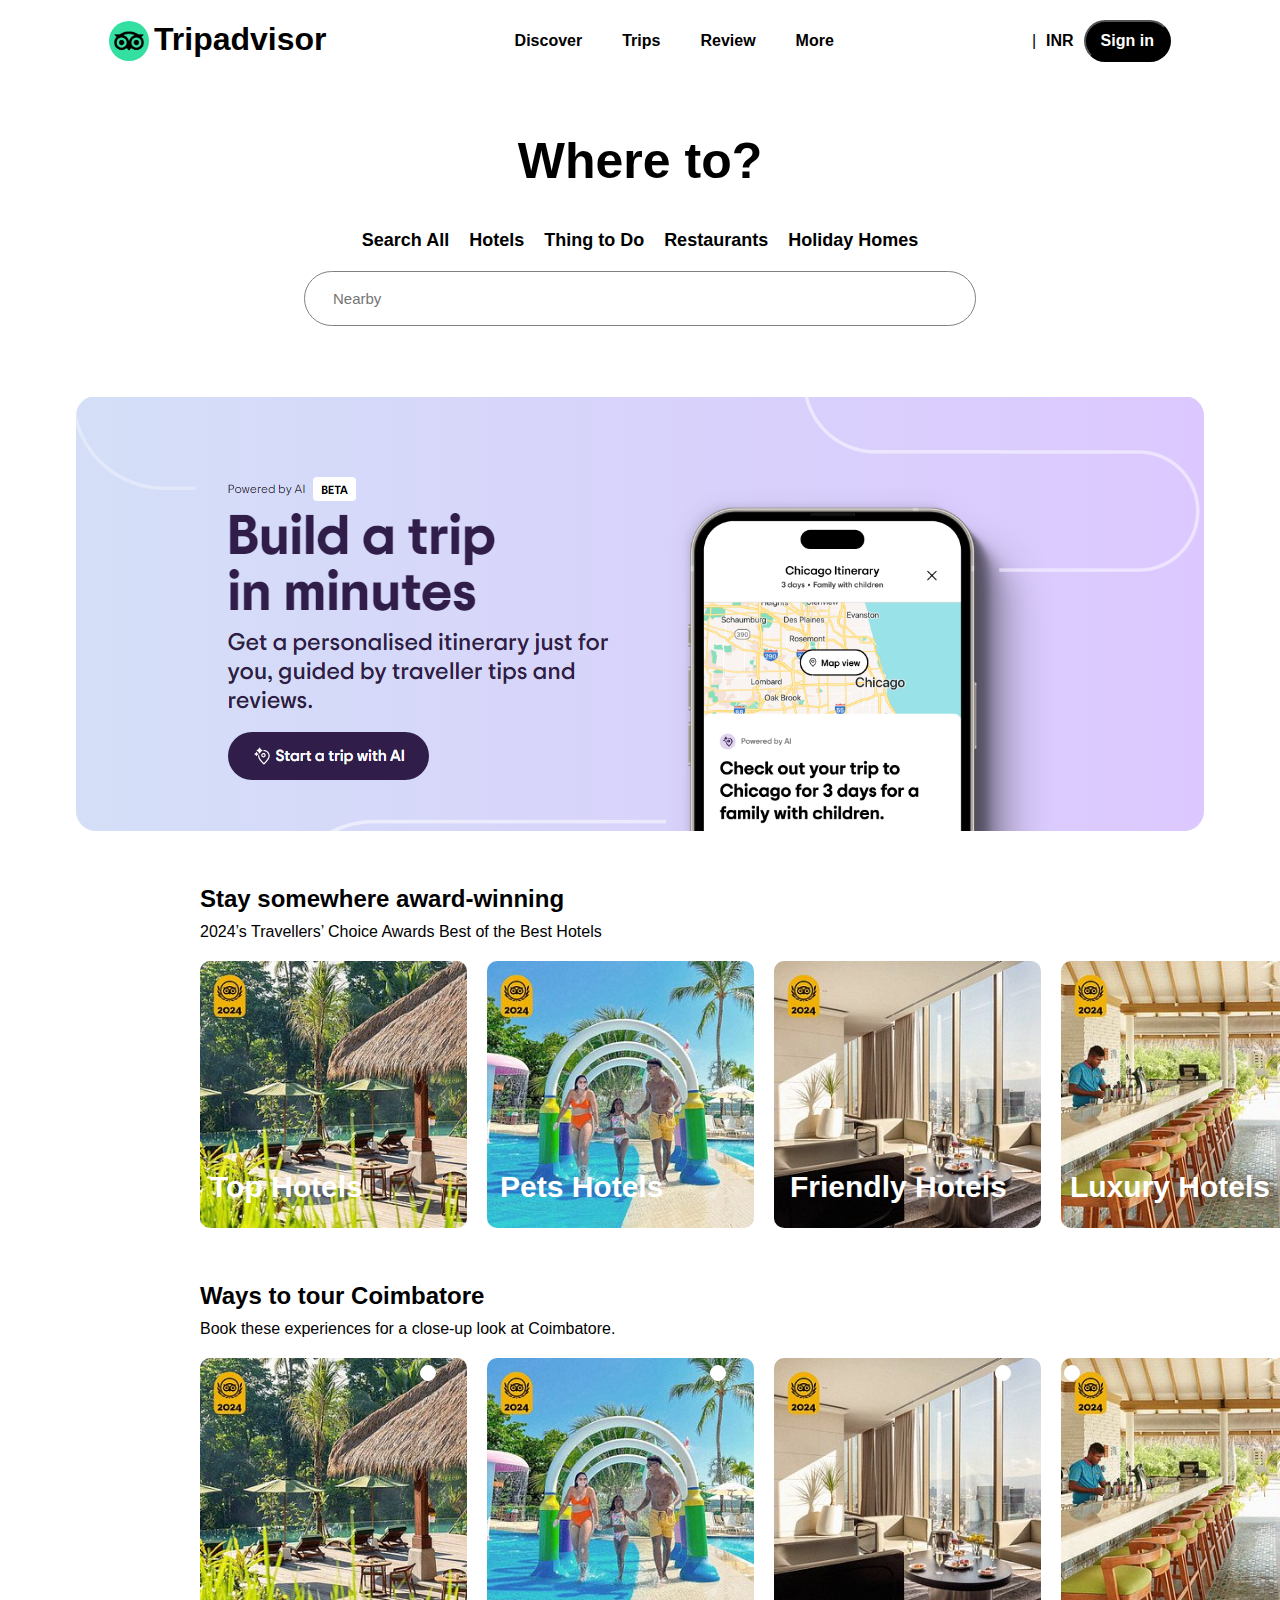
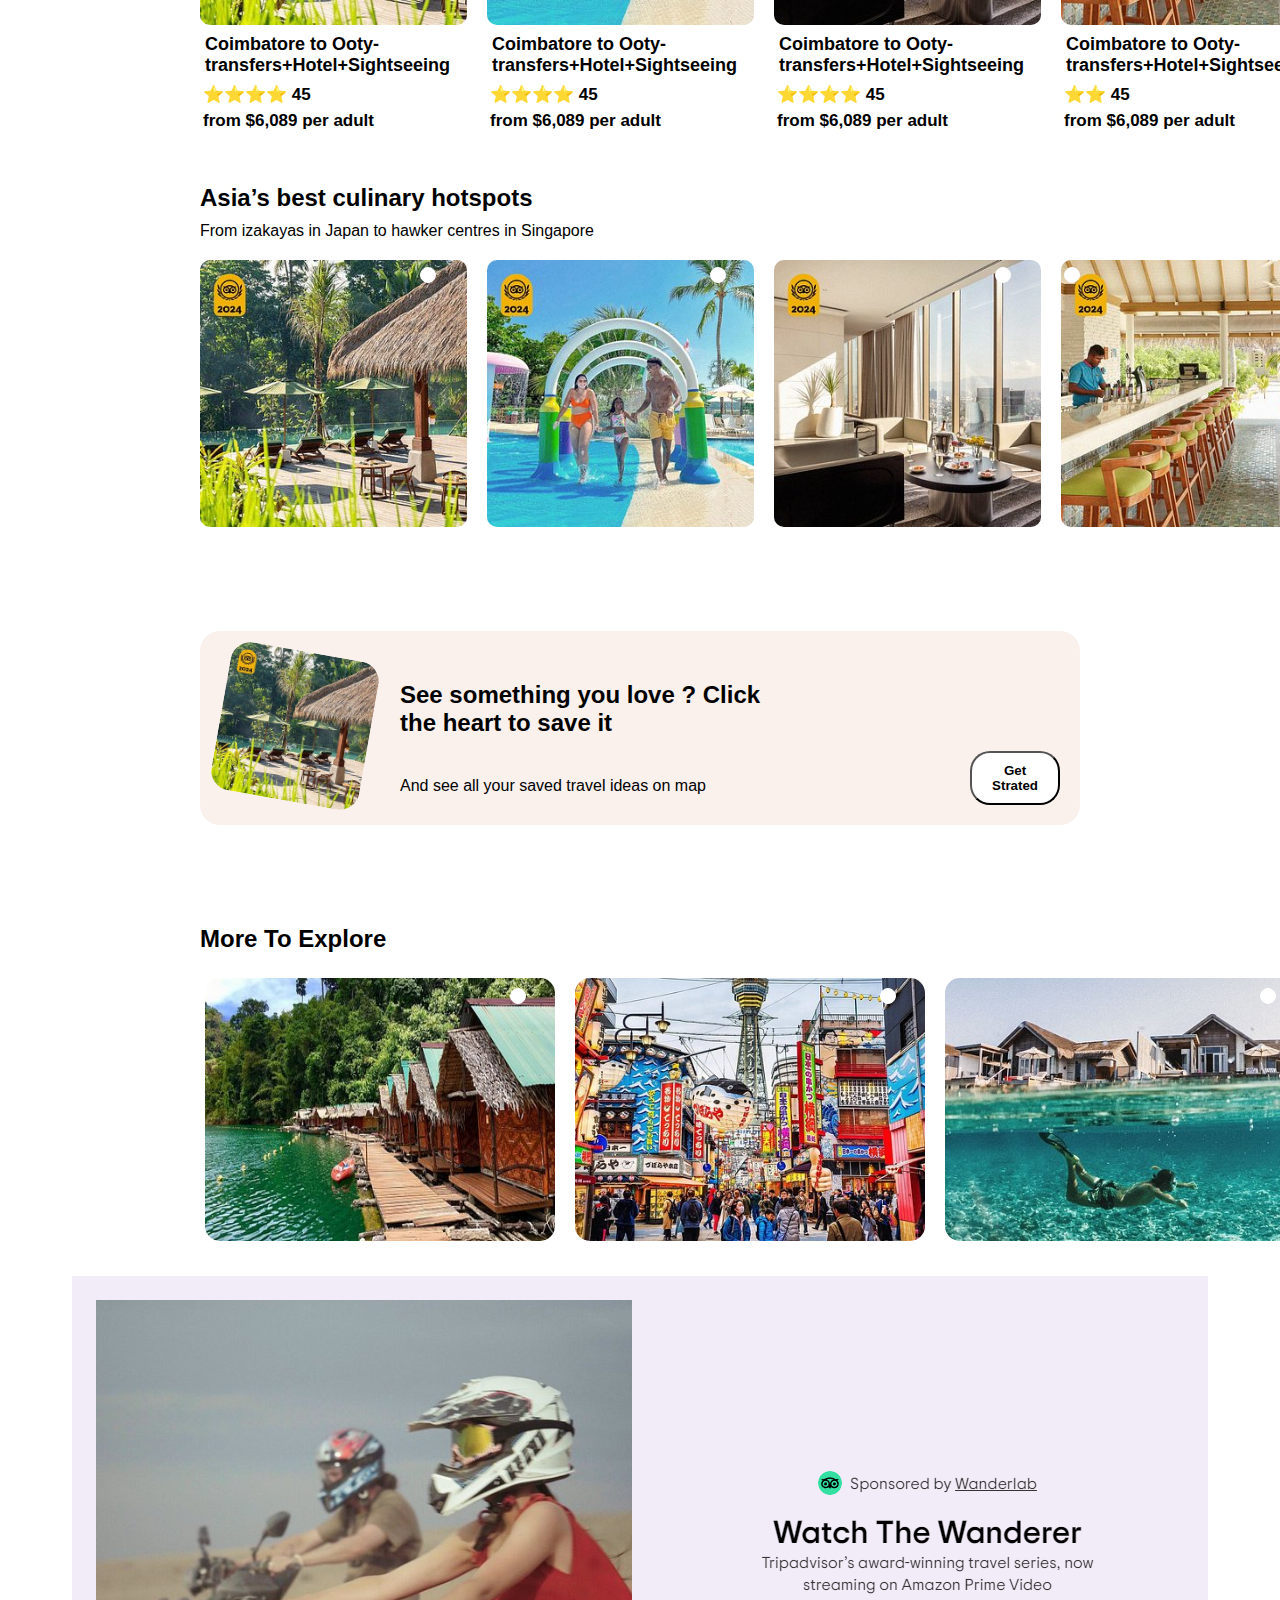
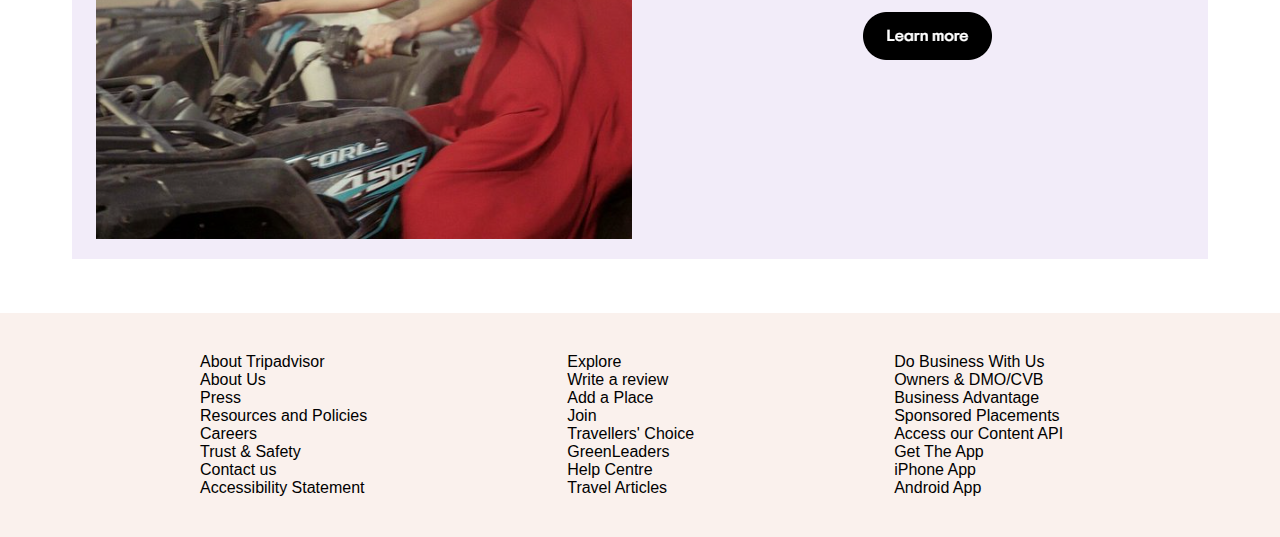
<file: index.html>
<!DOCTYPE html>
<html lang="en">

<head>
    <meta charset="UTF-8">
    <meta name="viewport" content="width=device-width, initial-scale=1.0">
    <title>Tripadvisor: Over a billion reviews &amp; contributions for Hotels, Attractions, Restaurants, and more
    </title>
    <link rel="stylesheet" href="style.css">
    <link rel="preconnect" href="https://fonts.googleapis.com">
    <link rel="preconnect" href="https://fonts.gstatic.com" crossorigin>
    <link href="https://fonts.googleapis.com/css2?family=Poppins&display=swap" rel="stylesheet">
    <link rel="icon" href="https://static.tacdn.com/img2/brand_refresh/Tripadvisor_logoset_solid_green.svg">
    <link rel="stylesheet" href="https://cdnjs.cloudflare.com/ajax/libs/font-awesome/6.5.2/css/all.min.css"
        integrity="sha512-SnH5WK+bZxgPHs44uWIX+LLJAJ9/2PkPKZ5QiAj6Ta86w+fsb2TkcmfRyVX3pBnMFcV7oQPJkl9QevSCWr3W6A=="
        crossorigin="anonymous" referrerpolicy="no-referrer" />

</head>

<body>
    <div class="navbar">
        <div class="navbar__s1">
            <img src="./img/download.png">
            <h1>Tripadvisor</h1>
        </div> 
        <div class="navbar__s2">
            <ul>
                <li>
                    <a>Discover</a>
                </li>

                <li>
                    <a>Trips</a>
                </li>

                <li>
                    <a>Review</a>
                </li>
                <li>
                   <a>More</a> 
                </li>
            </ul>

        </div>
        <div class="navbar__s3">
            <i class="fa-solid fa-globe"></i> |
            <h4>INR</h4>
            <button>Sign in</button>
        </div>
    </div>

    <div class="heading">
        <div class="heading__s1">
            <h1>Where to?</h1>
        </div>

        <div class="heading__s2">
            <ul>
                <li><a>Search All</a></li>
                <li><a>Hotels</a></li>
                <li><a>Thing to Do</a></li>
                <li><a>Restaurants</a></li>
                <li><a>Holiday Homes</a></li>
            </ul>
            
        </div>

        <div class="heading__3">
            <i class="fa-solid fa-magnifying-glass"></i>
            <input placeholder="Nearby" type="text">
        </div>

    </div>

    <div class="picture">
        <img src="./img/content.png">
    </div>

    <div class="places">
        <div class="places__besthotel">
            <div class="places__besthotel__titles">
                <h2>Stay somewhere award-winning</h2>
                <p>2024’s Travellers’ Choice Awards Best of the Best Hotels</p>
            </div>

            <div class="places__besthotel__pics">
                <div class="tagg1">
                    <img src="./img/hotels.jpg">
                    <h2>Top Hotels</h2>
                </div>

                <div class="tagg2">
                    <img src="./img/family-friendly hotels.jpg">
                    <h2>Pets Hotels</h2>
                </div>

                <div class="tagg3">
                    <img src="./img/luxury hotels.jpg">
                    <h2>Friendly Hotels</h2>
                </div>

                <div class="tagg4">
                    <img src="./img/inclusive_hotals.jpg">
                    <h2>Luxury Hotels</h2>
                </div>



            </div>
        </div>


        <div class="places__coimbature">
            <div class="places__coimbature__title">
                <h2>Ways to tour Coimbatore</h2>
                <p>Book these experiences for a close-up look at Coimbatore.</p>
            </div>

            <div class="places__coimbature__pics">
                <div class="pip1">
                    <img src="./img/hotels.jpg">
                    <i class="fa-regular fa-heart"></i>
                    <div class="fontt">
                        <h3>Coimbatore to Ooty- transfers+Hotel+Sightseeing</h3>
                        <p>⭐⭐⭐⭐ 45</p>
                        <p>from $6,089 per adult</p>
                    </div>
                </div>

                <div class="pip2">
                    <img src="./img/family-friendly hotels.jpg">
                    <i class="fa-regular fa-heart"></i>
                    <div class="fontt">
                        <h3>Coimbatore to Ooty- transfers+Hotel+Sightseeing</h3>
                        <p>⭐⭐⭐⭐ 45</p>
                        <p>from $6,089 per adult</p>
                    </div>
                </div>

                <div class="pip3">
                    <img src="./img/luxury hotels.jpg">
                    <i class="fa-regular fa-heart"></i>
                    <div class="fontt">
                        <h3>Coimbatore to Ooty- transfers+Hotel+Sightseeing</h3>
                        <p>⭐⭐⭐⭐ 45</p>
                        <p>from $6,089 per adult</p>
                    </div>
                </div>

                <div class="pip4">
                    <img src="./img/inclusive_hotals.jpg">
                    <i class="fa-regular fa-heart"></i>
                    <div class="fontt">
                        <h3>Coimbatore to Ooty- transfers+Hotel+Sightseeing</h3>
                        <p>⭐⭐ 45</p>
                        <p>from $6,089 per adult</p>
                    </div>
                </div>
            </div>
        </div>

        <div class="places__asia">
            <div class="places__asia__title">
                <h2>Asia’s best culinary hotspots</h2>
                <p>From izakayas in Japan to hawker centres in Singapore</p>

            </div>

            <div class="places__asia__pics">
                <div class="pip1">
                    <img src="./img/hotels.jpg">
                    <i class="fa-regular fa-heart"></i>
                </div>

                <div class="pip2">
                    <img src="./img/family-friendly hotels.jpg">
                    <i class="fa-regular fa-heart"></i>
                </div>

                <div class="pip3">
                    <img src="./img/luxury hotels.jpg">
                    <i class="fa-regular fa-heart"></i>
                </div>

                <div class="pip4">
                    <img src="./img/inclusive_hotals.jpg">
                    <i class="fa-regular fa-heart"></i>
                </div>
            </div>
        </div>
    </div>

    <div class="click">
        <img src="./img/hotels.jpg">
        <ul>
            <li>
                <h2>See something you love ? Click the heart to save it</h2>
            </li>
            <li>
                <p>And see all your saved travel ideas on map</p>
            </li>
        </ul>
        <div class="click__button">
            <button class="butto">Get Strated</button>
        </div>
    </div>


    <div class="explore">
        <div class="explore__title">
            <h2>More To Explore</h2>
        </div>
        <div class="explore__pics">
           
                <img src="./img/one.jpg">
                <div class="eep1">
                <i class="fa-regular fa-heart"></i>
            </div>
               <img src="./img/three.jpg">
               <div class="eep2"><i class="fa-regular fa-heart"></i></div>
                <img src="./img/two.jpg">
                <div class="eep3"><i class="fa-regular fa-heart"></i></div>
               
        </div>

    </div>
    <div class="adver">
        <img src="./img/sponsor .png">

    </div>
    <div class="end">
        <div class="end__one">
            <p>About Tripadvisor</p>
            <p>About Us</p>
            <p>Press</p>
            <p>Resources and Policies</p>
            <p>Careers</p>
            <p>Trust & Safety</p>
            <p>Contact us</p>
            <p>Accessibility Statement</p>
        </div>

        <div class="end__two">
            <p>Explore</p>
            <p>Write a review</p>
            <p>Add a Place</p>
            <p>Join</p>
            <p>Travellers' Choice</p>
            <p>GreenLeaders</p>
            <p>Help Centre</p>
            <p>Travel Articles</p>
        </div>

        <div class="end__three">
            <p>Do Business With Us</p>
            <p>Owners & DMO/CVB</p>
            <p>Business Advantage</p>
            <p>Sponsored Placements</p>
            <p>Access our Content API</p>
            <p>Get The App</p>
            <p>iPhone App</p>
            <p>Android App</p>
        </div>

    </div>

</body>

</html>
</file>
<file: style.css>
* {
    margin: 0;
    padding: 0;
}

 body{

 font-family: "Trip Sans VF", "Trip Sans", Arial, sans-serif;
}
  

.navbar {
    display: flex;
    justify-content: space-around;
    margin: 20px;
    align-items: center;
   
    
}

.navbar__s1 {
    display: flex;
    gap: 5px;
   

}

.navbar img {
    border-radius: 100px;
    width: fit-content;
    height: 40px;
    align-items: center;

}

.navbar__s3{
    display: flex;
    gap: 10px;
    align-items: center;
}
.navbar__s3 button {
    background-color: black;
    color: white;
    padding-top: 10px;
    padding-bottom: 10px;
    padding-left: 15px;
    padding-right: 15px;
    border-radius: 30px;
    font-size: 16px;
    font-weight: bold;
}
.heading{
    text-align: center;
    justify-content: center;
}
.heading__s1{
    
    margin-top: 70px;
    margin-bottom: 40px;
    font-size: 25px;
    font: weight 150%;;
}

.heading__s2 ul{
    font-size: 18px;
    font-weight: bold;
    display: flex;
    justify-content: center;
    gap: 20px;
list-style: none;

   
}
.heading__3{
    display: flex;
    gap: 10px;
    border: gray 1px solid ;
    padding: 15px;
    margin: auto;
    margin-top: 20px;
    width: 50%;
    border-radius: 40px;
    
    

}
.heading__3 input {
    border: none;
    font-size: 15px;
    padding: 3px;
    width: 1000px;
    
    
    
}
.heading__3 input:focus{
    outline: none;
}
.picture{
    margin-top: 70px;
    text-align: center;
}
.picture img{
    border-radius: 20px;
}
.places{
    margin-left: 200px;
    margin-right: 200px;
    
}
.places__besthotel__titles , .places__coimbature__title ,.places__asia__title{
    padding-bottom: 20px;
    margin-top: 50px;  
}
.places__besthotel__titles h2 , .places__coimbature__title h2 , .places__asia__title h2{
    padding-bottom: 10px;
}
.places__besthotel__pics , .places__coimbature__pics , .places__asia__pics{
    display: flex;
    text-align: center;
    gap: 20px;
    
}
.places__besthotel__pics img, .places__coimbature__pics img , .places__asia__pics img{
    border-radius: 10px;
    width: 267px;
    position: relative;
}

.click{
    display: flex;
    margin-left: 200px;
    margin-right: 200px;
    margin-top: 100px;
    margin-bottom: 100px;
    background-color: #FAF1ED;
    padding: 20px;
    border-radius: 20px;
}
.click h2{
    padding: 30px;
    display: block;
}
.click p{
    padding: 10px;
    margin-left: 20px;
    
}
.click img{
    width: 150px;
    height: 150px;
    border-radius: 20px;
    rotate: 10deg;
}
.butto{
    background-color: #FFFFFF;
    color: black;
    padding-left: 20px;
    padding-right: 20px;
    padding-top: 10px;
    padding-bottom: 10px;
    border-radius: 20px;
    font-weight: bolder;
    margin-top: 100px;
    margin-left: 150px;
}
.explore{
    margin-left: 200px;
    margin-right: 200px;
    margin-bottom: 30px;

}
.explore__title{
    padding-bottom: 20px;
    
}

.explore__pics{
    gap: 5px;
    display: flex;
 
}
.explore__pics img  {
    width: 350px;
    border-radius: 20px;
    padding: 5px;
    flex-grow: 1;
   
}
.eep1 i{
    border: white 1px solid;
    height: fit-content;
    padding: 7px;
    border-radius: 50px;
    background-color: white;
    font-size: 24px;
    margin-top: 15px;
    position: absolute;
    left: 510px;
}
.eep2 i{
    border: white 1px solid;
    height: fit-content;
    padding: 7px;
    border-radius: 50px;
    background-color: white;
    font-size: 24px;
    margin-top: 15px;
    position: absolute;
    left: 880px;
}
.eep3 i{
    border: white 1px solid;
    height: fit-content;
    padding: 7px;
    border-radius: 50px;
    background-color: white;
    font-size: 24px;
    margin-top: 15px;
    position: absolute;
    left: 1260px;
}
.down{
    justify-content: space-between;
    flex-grow: 3;
}
.adver{
    text-align: center;

}
.tagg1 h2{
    left: 210px;
    top: 1170px;
    position: absolute;
    color: white;
    font-size: 30px;
    font-weight: 800;

}
.tagg2 h2{
    left: 500px;
    top: 1170px;
    position: absolute;
    color: white;
    font-size: 30px;
    font-weight: 800;

}.tagg3 h2{
    left: 790px;
    top: 1170px;
    position: absolute;
    color: white;
    font-size: 30px;
    font-weight: 800;

}.tagg4 h2{
    left: 1070px;
    top: 1170px;
    position: absolute;
    color: white;
    font-size: 30px;
    font-weight: 800;

}


.end{
    background-color: #FAF1ED;
    display: flex;
    margin-top: 50px;
}
.end__one ,.end__two , .end__three{
    color: black;
    margin-left: 200px;
    margin-top: 40px;
    margin-bottom: 40px;
}
.fontt h3{
    font-size: 18px;
    text-align: left;
    padding: 5px;
}
.fontt p{
    font-size: 17px;
    font-weight: bolder;
    padding: 3px;
    text-align:left;

}
.pip1 i {
    border: white 1px solid;
    height: fit-content;
    padding: 7px;
    border-radius: 50px;
    background-color: white;
    font-size: 24px;
    margin-top: 7px;
    position: absolute;
    left: 420px; 
}
.pip2 i {
    border: white 1px solid;
    height: fit-content;
    padding: 7px;
    border-radius: 50px;
    background-color: white;
    font-size: 24px;
    margin-top: 7px;
    position: absolute;
    left: 710px; 
}

.pip3 i {
    border: white 1px solid;
    height: fit-content;
    padding: 7px;
    border-radius: 50px;
    background-color: white;
    font-size: 24px;
    margin-top: 7px;
    position: absolute;
    left: 995px;  
}
.pip4 i {
    border: white 1px solid;
    height: fit-content;
    padding: 7px;
    border-radius: 50px;
    background-color: white;
    font-size: 24px;
    margin-top: 7px;
    position: absolute;
    right: 200px;  
}
.down p{
    font-size: 14px;
    font-weight: bold;
    padding: 10px;
    flex-basis: 45%;   
}

/* animations */

.navbar__s1:hover {
    cursor: pointer;
}
.navbar__s2:hover{
    cursor: pointer;
    
}

.navbar__s2 ul{
    display: flex;
    gap: 20px;
    list-style: none;
    font-weight: 600;

}
.navbar__s2 ul li a{
    background-color: transparent;
    font-size: 16px;
    height: 30px;
    padding: 10px;
    
}
.navbar__s2 ul li a:hover {
    background-color: #F2F2F2;
    
    padding: 10px; 
    border-radius: 30px;
    
}
.heading__s2 ul a:hover{
    border-bottom: black 3px solid;
}
.places__besthotel__pics img:hover , .places__coimbature__pics img:hover , .places__asia__pics img:hover{
    opacity: 0.8;
    cursor: pointer;
}
.butto:hover{
    cursor: pointer;
    background-color: black;
    color: white;
}
.explore__pics img:hover{
    transform: scale(1.1);
    transition: 1s;
}
.end p:hover{
    cursor: pointer;
    color: gray;
}
.places__asia__pics i:hover , .places__coimbature__pics i:hover , .explore__pics i:hover{
    background-color: rgb(255, 0, 81);
}
/* mediaqueries */
@media screen and (max-width:600px) {
    .navbar__s2{
        display: none;
    }
    .heading{
        text-align: center;
        margin: 3px; ;
    }
    .picture img{
        width: 90%;
    }
    .places,.explore{
        width: 60%;
        margin: 5%;
        flex-direction: column;  
        flex-wrap: nowrap;
        flex: none; 
        
      
    }
    .click{
        width: 80%;
        text-align: center;
        margin: 5%;
        height: 150px;
    }
    .click ul{
        display: none;
        
    }
    .adver img{
        width: 90%;
    }
    .end{
        width: 100%;
    }
    .end__one ,.end__two{
        display: none;
        margin: 5%;
        
    } 
    body{
        font-size: smaller;
    }
}
</file>
